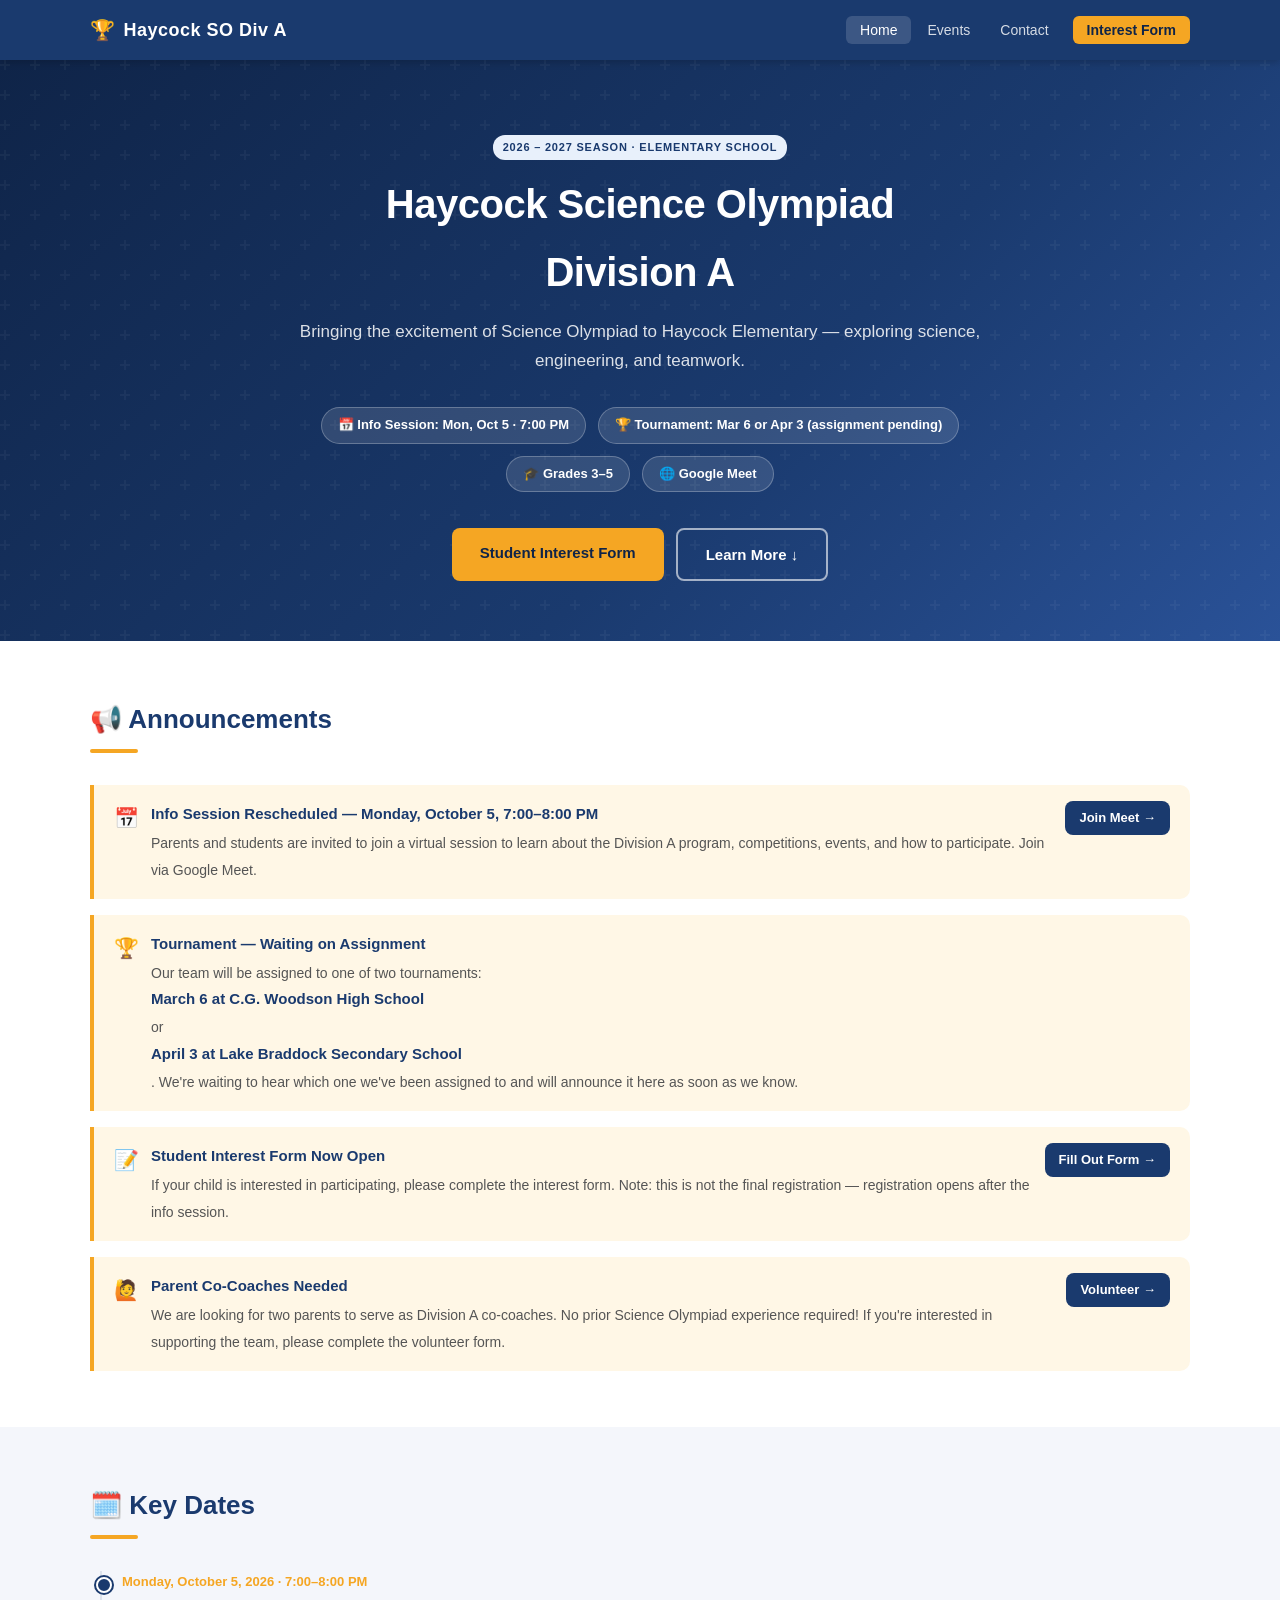
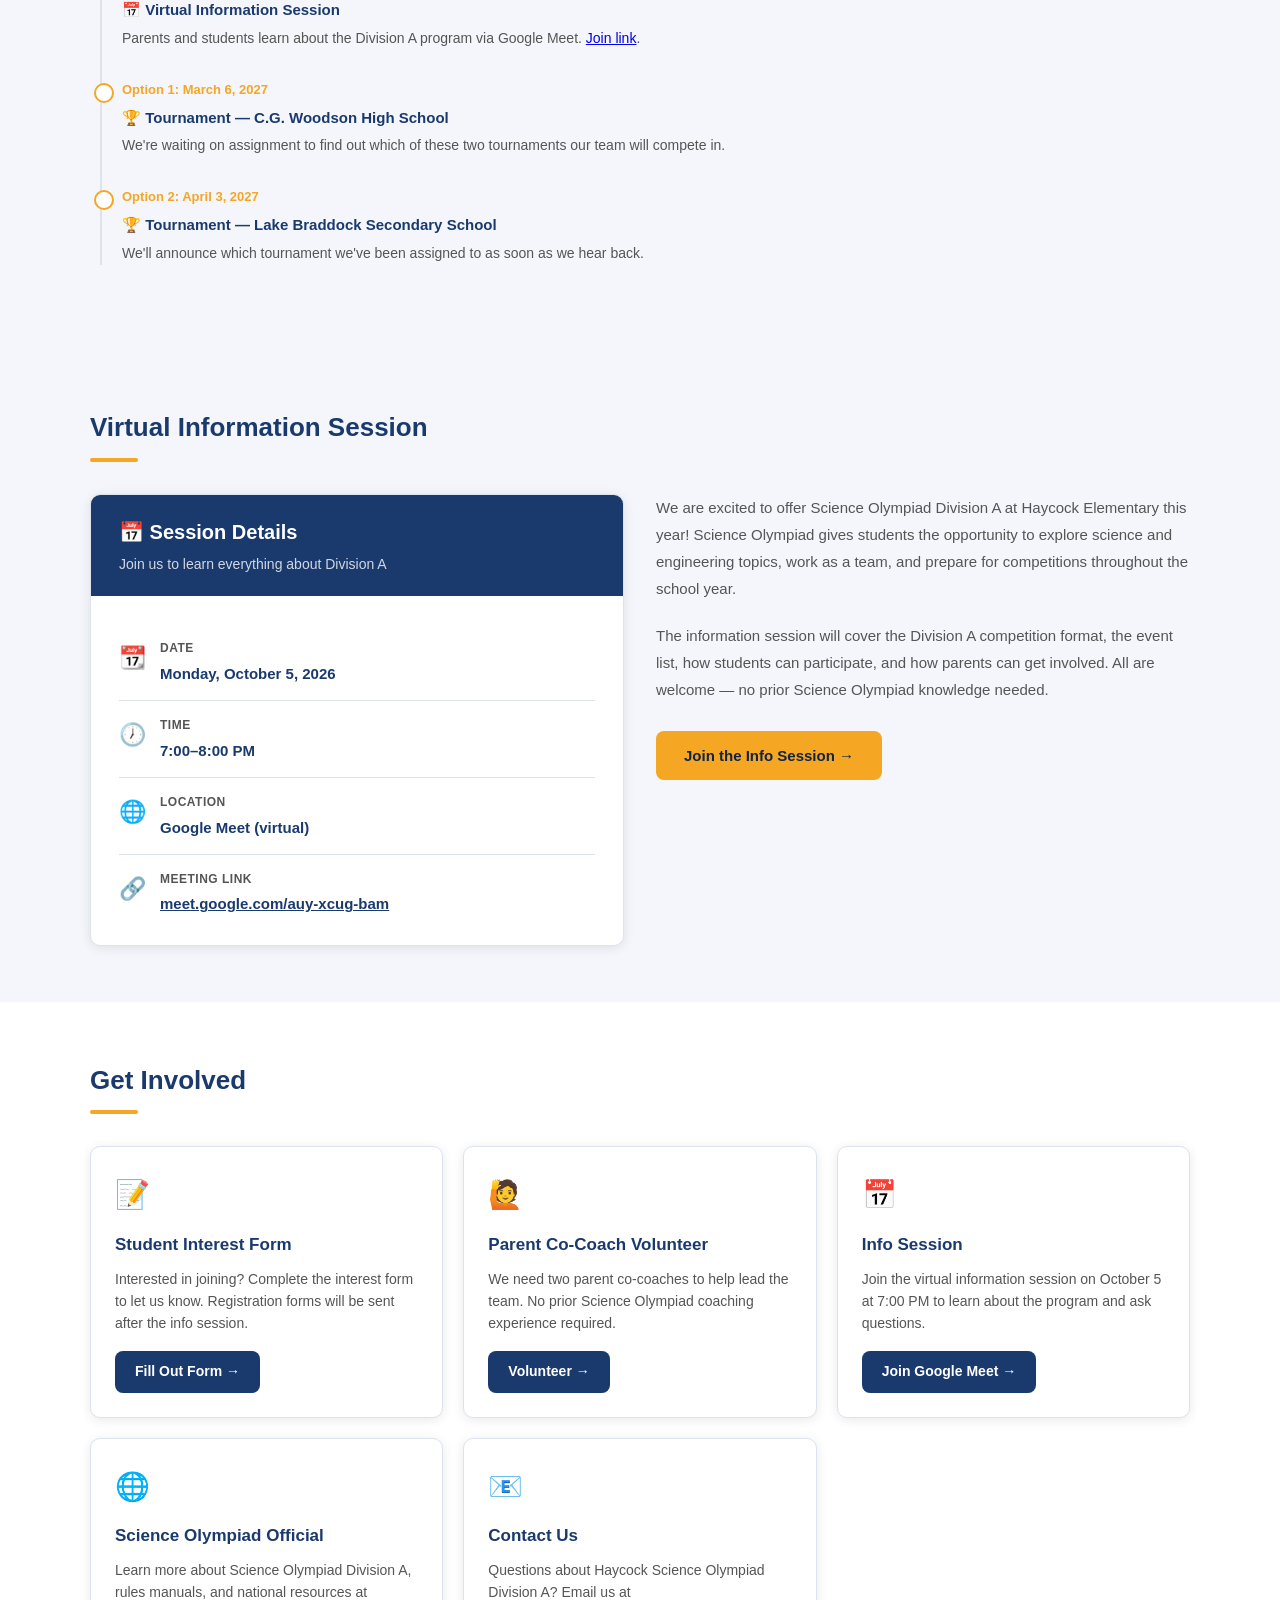
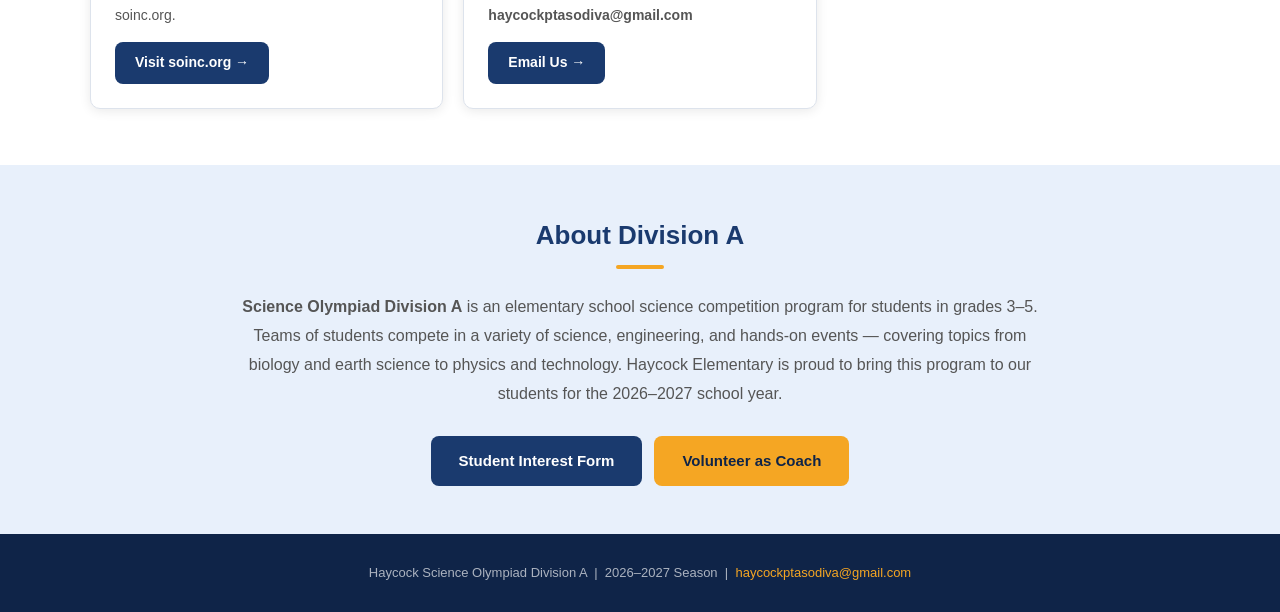
<file: index.html>
<!DOCTYPE html>
<html lang="en">
<head>
<meta charset="UTF-8">
<meta name="viewport" content="width=device-width, initial-scale=1.0">
<title>Haycock Science Olympiad Division A — 2026–2027</title>
<link rel="stylesheet" href="css/style.css">
</head>
<body>

<nav>
  <div class="nav-inner">
    <a class="nav-brand" href="index.html">
      <span class="trophy">🏆</span> Haycock SO Div A
    </a>
    <button class="nav-toggle" id="nav-toggle" aria-label="Open menu" aria-expanded="false">
      <span></span><span></span><span></span>
    </button>
    <ul class="nav-links" id="nav-links">
      <li><a href="index.html" class="active">Home</a></li>
      <li><a href="events.html">Events</a></li>
      <li><a href="contact.html">Contact</a></li>
      <li><a href="https://forms.gle/yL55BrYEWdiqhfDH6" target="_blank" rel="noopener" class="nav-cta">Interest Form</a></li>
    </ul>
  </div>
</nav>

<!-- HERO -->
<section class="hero">
  <div class="hero-content">
    <div class="tag">2026 – 2027 Season · Elementary School</div>
    <h1>Haycock Science Olympiad<br>Division A</h1>
    <p class="tagline">Bringing the excitement of Science Olympiad to Haycock Elementary — exploring science, engineering, and teamwork.</p>
    <div class="hero-badges">
      <span class="hero-badge">📅 Info Session: Mon, Oct 5 · 7:00 PM</span>
      <span class="hero-badge">🏆 Tournament: Mar 6 or Apr 3 (assignment pending)</span>
      <span class="hero-badge">🎓 Grades 3–5</span>
      <span class="hero-badge">🌐 Google Meet</span>
    </div>
    <div class="hero-btns">
      <a class="btn btn-gold" href="https://forms.gle/yL55BrYEWdiqhfDH6" target="_blank" rel="noopener">Student Interest Form</a>
      <a class="btn btn-outline" href="#key-dates">Learn More ↓</a>
    </div>
  </div>
</section>

<!-- ANNOUNCEMENTS -->
<section class="section" style="background: white; padding-bottom: 40px;">
  <div class="section-inner">
    <div class="section-title">📢 Announcements</div>
    <div class="section-divider"></div>

    <div class="announce">
      <span class="announce-icon">📅</span>
      <div class="announce-text">
        <strong>Info Session Rescheduled — Monday, October 5, 7:00–8:00 PM</strong>
        <span>Parents and students are invited to join a virtual session to learn about the Division A program, competitions, events, and how to participate. Join via Google Meet.</span>
      </div>
      <a class="btn btn-primary" href="https://meet.google.com/auy-xcug-bam" target="_blank" rel="noopener" style="display:inline-block;padding:6px 14px;font-size:13px;white-space:nowrap;margin-left:auto;">Join Meet →</a>
    </div>

    <div class="announce">
      <span class="announce-icon">🏆</span>
      <div class="announce-text">
        <strong>Tournament — Waiting on Assignment</strong>
        <span>Our team will be assigned to one of two tournaments: <strong>March 6 at C.G. Woodson High School</strong> or <strong>April 3 at Lake Braddock Secondary School</strong>. We're waiting to hear which one we've been assigned to and will announce it here as soon as we know.</span>
      </div>
    </div>

    <div class="announce">
      <span class="announce-icon">📝</span>
      <div class="announce-text">
        <strong>Student Interest Form Now Open</strong>
        <span>If your child is interested in participating, please complete the interest form. Note: this is not the final registration — registration opens after the info session.</span>
      </div>
      <a class="btn btn-primary" href="https://forms.gle/yL55BrYEWdiqhfDH6" target="_blank" rel="noopener" style="display:inline-block;padding:6px 14px;font-size:13px;white-space:nowrap;margin-left:auto;">Fill Out Form →</a>
    </div>

    <div class="announce">
      <span class="announce-icon">🙋</span>
      <div class="announce-text">
        <strong>Parent Co-Coaches Needed</strong>
        <span>We are looking for two parents to serve as Division A co-coaches. No prior Science Olympiad experience required! If you're interested in supporting the team, please complete the volunteer form.</span>
      </div>
      <a class="btn btn-primary" href="https://forms.gle/TkGbEbwGdeJaGR138" target="_blank" rel="noopener" style="display:inline-block;padding:6px 14px;font-size:13px;white-space:nowrap;margin-left:auto;">Volunteer →</a>
    </div>

  </div>
</section>

<!-- KEY DATES / CALENDAR -->
<section class="section" id="key-dates">
  <div class="section-inner">
    <div class="section-title">🗓️ Key Dates</div>
    <div class="section-divider"></div>
    <div class="timeline">

      <div class="timeline-item">
        <div class="tl-date">Monday, October 5, 2026 · 7:00–8:00 PM</div>
        <h4>📅 Virtual Information Session</h4>
        <p>Parents and students learn about the Division A program via Google Meet. <a href="https://meet.google.com/auy-xcug-bam" target="_blank" rel="noopener">Join link</a>.</p>
      </div>

      <div class="timeline-item tbd">
        <div class="tl-date">Option 1: March 6, 2027</div>
        <h4>🏆 Tournament — C.G. Woodson High School</h4>
        <p>We're waiting on assignment to find out which of these two tournaments our team will compete in.</p>
      </div>

      <div class="timeline-item tbd">
        <div class="tl-date">Option 2: April 3, 2027</div>
        <h4>🏆 Tournament — Lake Braddock Secondary School</h4>
        <p>We'll announce which tournament we've been assigned to as soon as we hear back.</p>
      </div>

    </div>
  </div>
</section>

<!-- INFO SESSION -->
<section class="section" id="info-session">
  <div class="section-inner">
    <div class="section-title">Virtual Information Session</div>
    <div class="section-divider"></div>

    <div style="display: grid; grid-template-columns: 1fr 1fr; gap: 32px; align-items: start;" class="two-col-grid">

      <div class="info-box">
        <div class="info-box-header">
          <h2>📅 Session Details</h2>
          <p>Join us to learn everything about Division A</p>
        </div>
        <div class="info-box-body">
          <div class="info-row">
            <span class="info-row-icon">📆</span>
            <div>
              <div class="info-row-label">Date</div>
              <div class="info-row-value">Monday, October 5, 2026</div>
            </div>
          </div>
          <div class="info-row">
            <span class="info-row-icon">🕖</span>
            <div>
              <div class="info-row-label">Time</div>
              <div class="info-row-value">7:00–8:00 PM</div>
            </div>
          </div>
          <div class="info-row">
            <span class="info-row-icon">🌐</span>
            <div>
              <div class="info-row-label">Location</div>
              <div class="info-row-value">Google Meet (virtual)</div>
            </div>
          </div>
          <div class="info-row">
            <span class="info-row-icon">🔗</span>
            <div>
              <div class="info-row-label">Meeting Link</div>
              <div class="info-row-value"><a href="https://meet.google.com/auy-xcug-bam" target="_blank" rel="noopener">meet.google.com/auy-xcug-bam</a></div>
            </div>
          </div>
        </div>
      </div>

      <div>
        <p style="font-size: 15px; color: var(--text-light); line-height: 1.8; margin-bottom: 20px;">
          We are excited to offer Science Olympiad Division A at Haycock Elementary this year! Science Olympiad gives students the opportunity to explore science and engineering topics, work as a team, and prepare for competitions throughout the school year.
        </p>
        <p style="font-size: 15px; color: var(--text-light); line-height: 1.8; margin-bottom: 28px;">
          The information session will cover the Division A competition format, the event list, how students can participate, and how parents can get involved. All are welcome — no prior Science Olympiad knowledge needed.
        </p>
        <a class="btn btn-gold" href="https://meet.google.com/auy-xcug-bam" target="_blank" rel="noopener">Join the Info Session →</a>
      </div>

    </div>
  </div>
</section>

<!-- QUICK LINKS -->
<section class="section" style="background: white;">
  <div class="section-inner">
    <div class="section-title">Get Involved</div>
    <div class="section-divider"></div>
    <div class="card-grid">

      <div class="card">
        <div class="card-icon">📝</div>
        <h3>Student Interest Form</h3>
        <p>Interested in joining? Complete the interest form to let us know. Registration forms will be sent after the info session.</p>
        <a class="btn btn-primary mt-16" href="https://forms.gle/yL55BrYEWdiqhfDH6" target="_blank" rel="noopener" style="display:inline-block;padding:9px 20px;font-size:14px;">Fill Out Form →</a>
      </div>

      <div class="card">
        <div class="card-icon">🙋</div>
        <h3>Parent Co-Coach Volunteer</h3>
        <p>We need two parent co-coaches to help lead the team. No prior Science Olympiad coaching experience required.</p>
        <a class="btn btn-primary mt-16" href="https://forms.gle/TkGbEbwGdeJaGR138" target="_blank" rel="noopener" style="display:inline-block;padding:9px 20px;font-size:14px;">Volunteer →</a>
      </div>

      <div class="card">
        <div class="card-icon">📅</div>
        <h3>Info Session</h3>
        <p>Join the virtual information session on October 5 at 7:00 PM to learn about the program and ask questions.</p>
        <a class="btn btn-primary mt-16" href="https://meet.google.com/auy-xcug-bam" target="_blank" rel="noopener" style="display:inline-block;padding:9px 20px;font-size:14px;">Join Google Meet →</a>
      </div>

      <div class="card">
        <div class="card-icon">🌐</div>
        <h3>Science Olympiad Official</h3>
        <p>Learn more about Science Olympiad Division A, rules manuals, and national resources at soinc.org.</p>
        <a class="btn btn-primary mt-16" href="https://www.soinc.org" target="_blank" rel="noopener" style="display:inline-block;padding:9px 20px;font-size:14px;">Visit soinc.org →</a>
      </div>

      <div class="card">
        <div class="card-icon">📧</div>
        <h3>Contact Us</h3>
        <p>Questions about Haycock Science Olympiad Division A? Email us at <strong>haycockptasodiva@gmail.com</strong></p>
        <a class="btn btn-primary mt-16" href="mailto:haycockptasodiva@gmail.com" style="display:inline-block;padding:9px 20px;font-size:14px;">Email Us →</a>
      </div>

    </div>
  </div>
</section>

<!-- ABOUT -->
<section class="section" style="background: var(--accent); padding: 48px 24px;">
  <div class="section-inner" style="max-width: 800px; text-align: center;">
    <div class="section-title" style="text-align: center;">About Division A</div>
    <div class="section-divider" style="margin: 0 auto 24px;"></div>
    <p style="font-size: 16px; color: var(--text-light); line-height: 1.8;">
      <strong>Science Olympiad Division A</strong> is an elementary school science competition program for students in grades 3–5.
      Teams of students compete in a variety of science, engineering, and hands-on events — covering topics from biology and earth science to physics and technology.
      Haycock Elementary is proud to bring this program to our students for the 2026–2027 school year.
    </p>
    <div style="margin-top: 28px; display: flex; gap: 12px; justify-content: center; flex-wrap: wrap;">
      <a class="btn btn-primary" href="https://forms.gle/yL55BrYEWdiqhfDH6" target="_blank" rel="noopener">Student Interest Form</a>
      <a class="btn btn-gold" href="https://forms.gle/TkGbEbwGdeJaGR138" target="_blank" rel="noopener">Volunteer as Coach</a>
    </div>
  </div>
</section>

<footer>
  <p>Haycock Science Olympiad Division A &nbsp;|&nbsp; 2026–2027 Season &nbsp;|&nbsp;
  <a href="mailto:haycockptasodiva@gmail.com">haycockptasodiva@gmail.com</a></p>
</footer>

<script src="js/nav.js"></script>
</body>
</html>
</file>
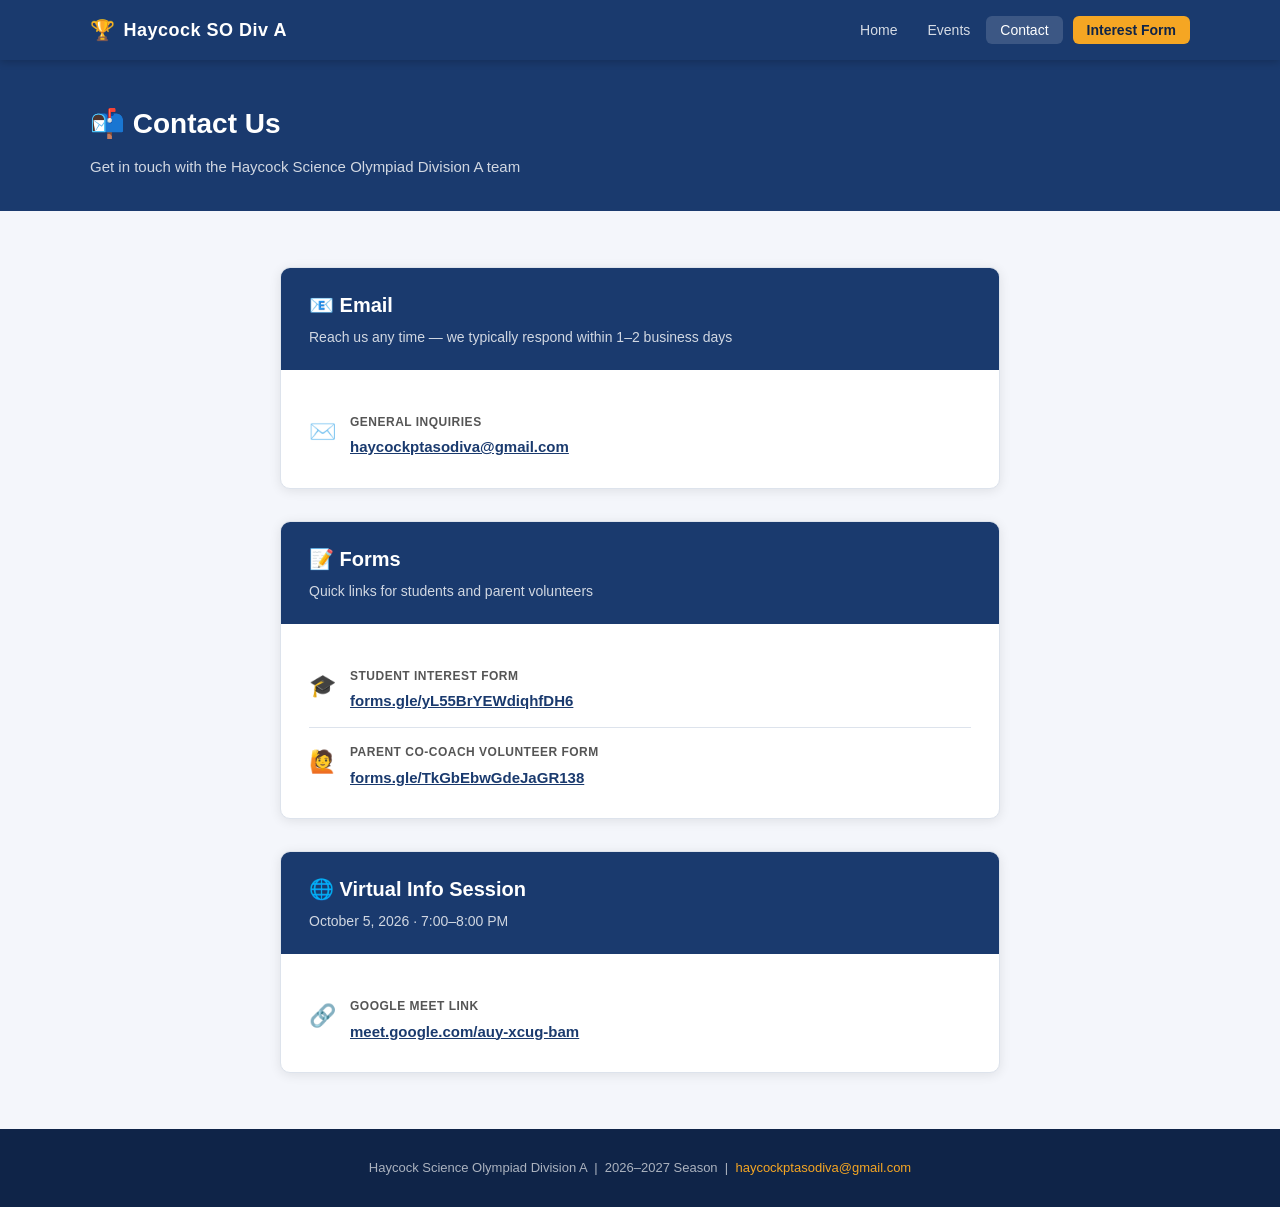
<file: contact.html>
<!DOCTYPE html>
<html lang="en">
<head>
<meta charset="UTF-8">
<meta name="viewport" content="width=device-width, initial-scale=1.0">
<title>Contact | Haycock Science Olympiad Division A</title>
<link rel="stylesheet" href="css/style.css">
</head>
<body>

<nav>
  <div class="nav-inner">
    <a class="nav-brand" href="index.html">
      <span class="trophy">🏆</span> Haycock SO Div A
    </a>
    <button class="nav-toggle" id="nav-toggle" aria-label="Open menu" aria-expanded="false">
      <span></span><span></span><span></span>
    </button>
    <ul class="nav-links" id="nav-links">
      <li><a href="index.html">Home</a></li>
      <li><a href="events.html">Events</a></li>
      <li><a href="contact.html" class="active">Contact</a></li>
      <li><a href="https://forms.gle/yL55BrYEWdiqhfDH6" target="_blank" rel="noopener" class="nav-cta">Interest Form</a></li>
    </ul>
  </div>
</nav>

<div class="page-header">
  <div class="page-header-inner">
    <h1>📬 Contact Us</h1>
    <p>Get in touch with the Haycock Science Olympiad Division A team</p>
  </div>
</div>

<section class="section">
  <div class="section-inner" style="max-width: 720px;">

    <div class="info-box" style="margin-bottom: 32px;">
      <div class="info-box-header">
        <h2>📧 Email</h2>
        <p>Reach us any time — we typically respond within 1–2 business days</p>
      </div>
      <div class="info-box-body">
        <div class="info-row">
          <span class="info-row-icon">✉️</span>
          <div>
            <div class="info-row-label">General Inquiries</div>
            <div class="info-row-value"><a href="mailto:haycockptasodiva@gmail.com">haycockptasodiva@gmail.com</a></div>
          </div>
        </div>
      </div>
    </div>

    <div class="info-box" style="margin-bottom: 32px;">
      <div class="info-box-header">
        <h2>📝 Forms</h2>
        <p>Quick links for students and parent volunteers</p>
      </div>
      <div class="info-box-body">
        <div class="info-row">
          <span class="info-row-icon">🎓</span>
          <div>
            <div class="info-row-label">Student Interest Form</div>
            <div class="info-row-value"><a href="https://forms.gle/yL55BrYEWdiqhfDH6" target="_blank" rel="noopener">forms.gle/yL55BrYEWdiqhfDH6</a></div>
          </div>
        </div>
        <div class="info-row">
          <span class="info-row-icon">🙋</span>
          <div>
            <div class="info-row-label">Parent Co-Coach Volunteer Form</div>
            <div class="info-row-value"><a href="https://forms.gle/TkGbEbwGdeJaGR138" target="_blank" rel="noopener">forms.gle/TkGbEbwGdeJaGR138</a></div>
          </div>
        </div>
      </div>
    </div>

    <div class="info-box">
      <div class="info-box-header">
        <h2>🌐 Virtual Info Session</h2>
        <p>October 5, 2026 · 7:00–8:00 PM</p>
      </div>
      <div class="info-box-body">
        <div class="info-row">
          <span class="info-row-icon">🔗</span>
          <div>
            <div class="info-row-label">Google Meet Link</div>
            <div class="info-row-value"><a href="https://meet.google.com/auy-xcug-bam" target="_blank" rel="noopener">meet.google.com/auy-xcug-bam</a></div>
          </div>
        </div>
      </div>
    </div>

  </div>
</section>

<footer>
  <p>Haycock Science Olympiad Division A &nbsp;|&nbsp; 2026–2027 Season &nbsp;|&nbsp;
  <a href="mailto:haycockptasodiva@gmail.com">haycockptasodiva@gmail.com</a></p>
</footer>

<script src="js/nav.js"></script>
</body>
</html>
</file>
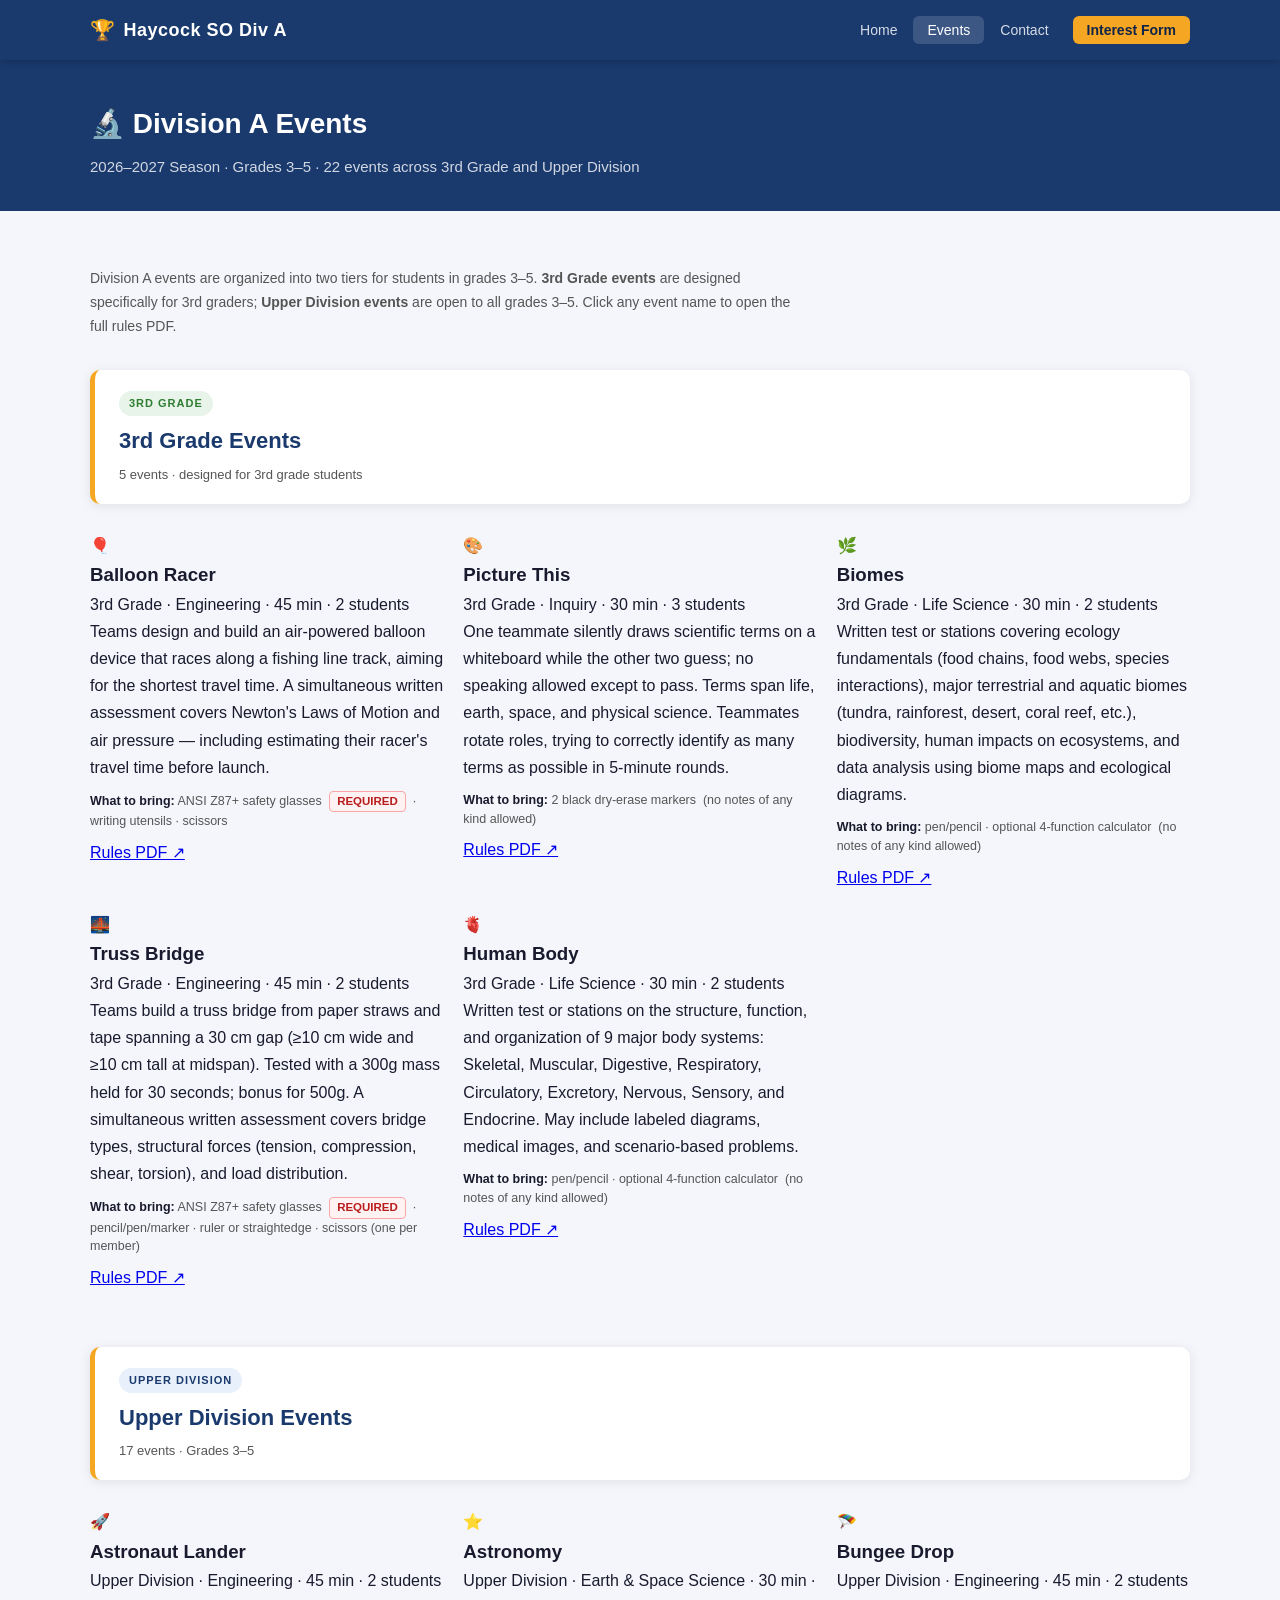
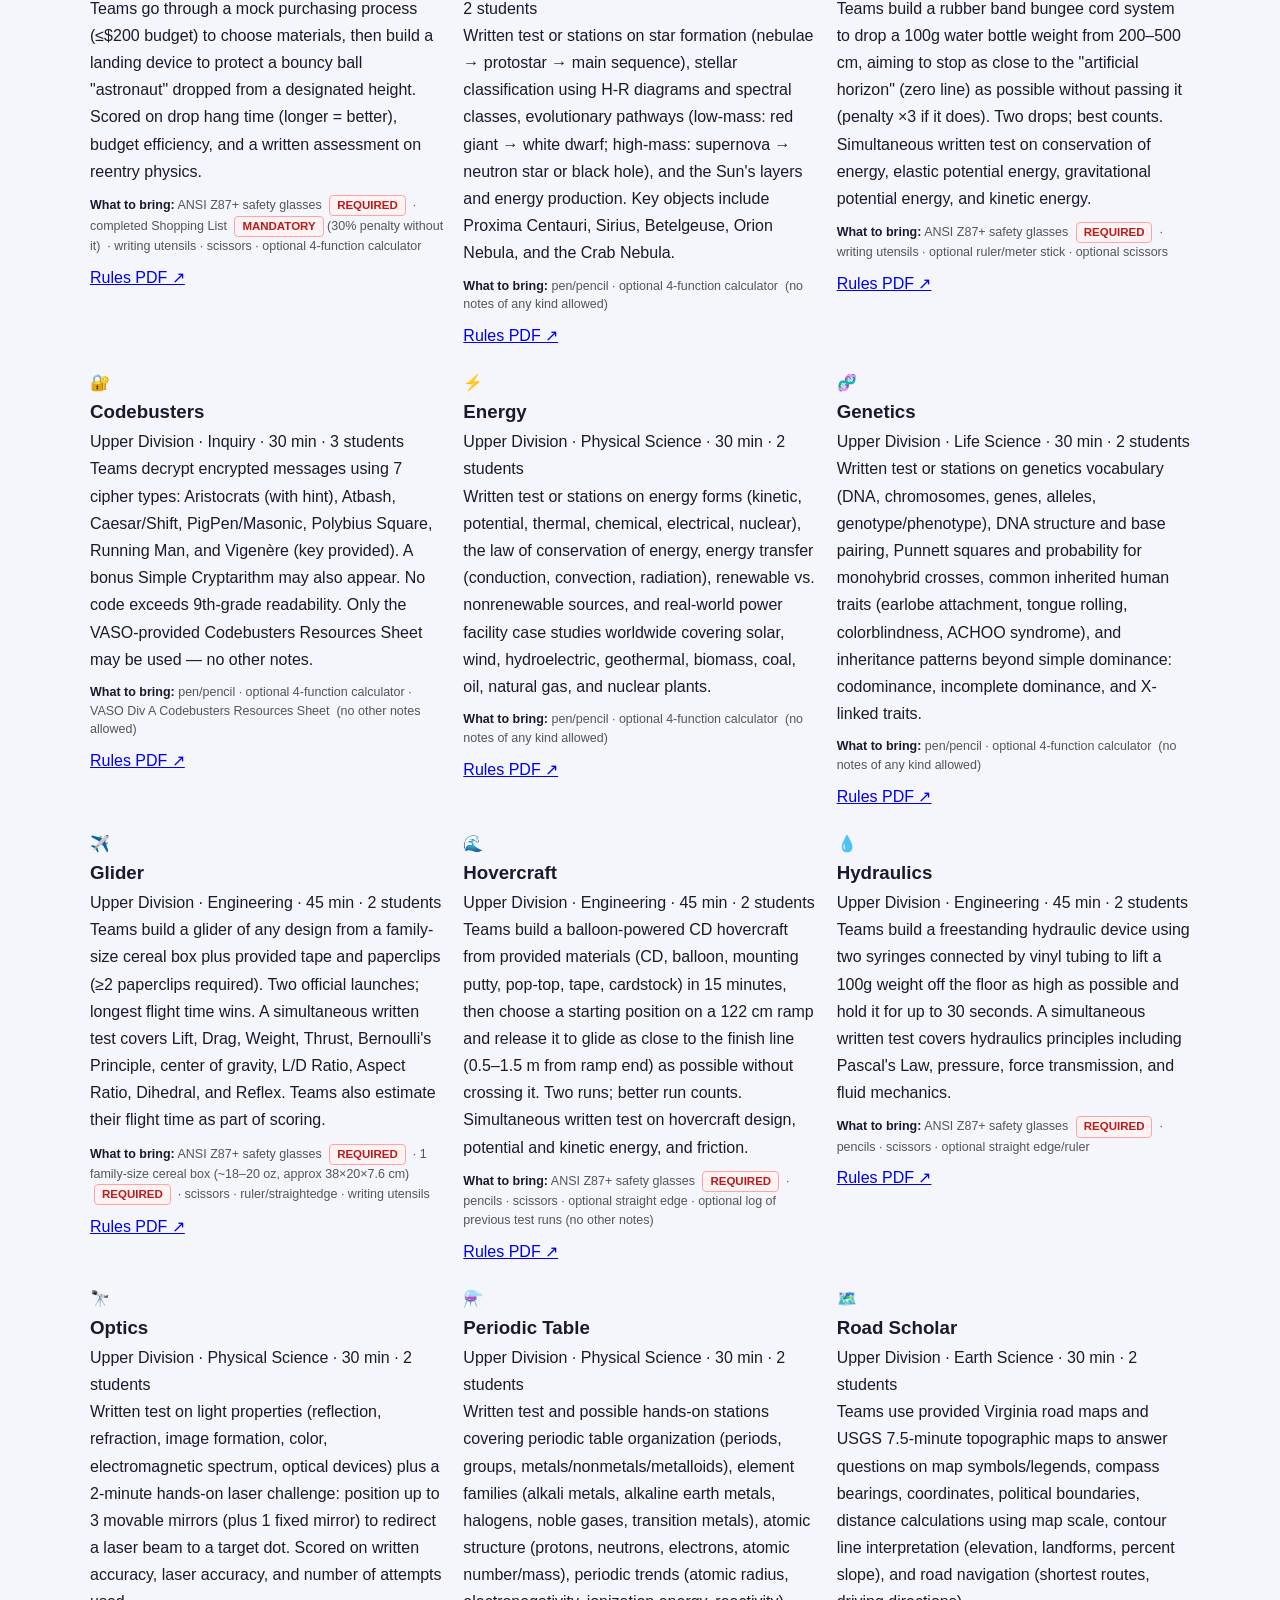
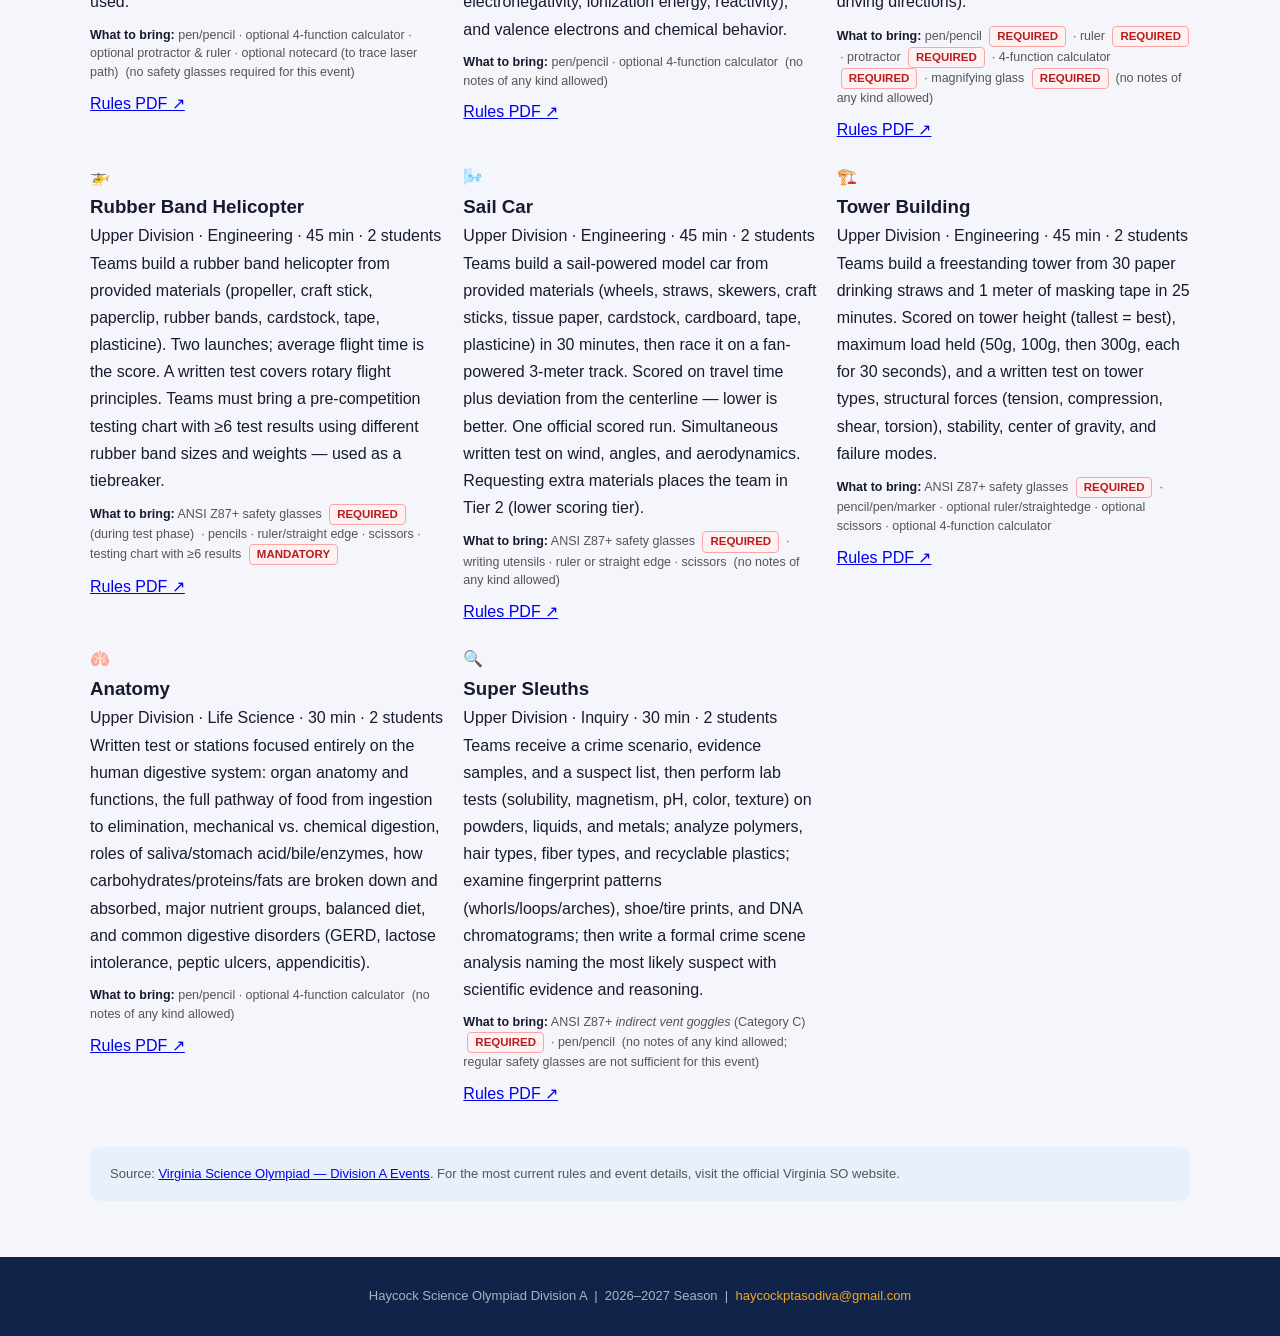
<file: events.html>
<!DOCTYPE html>
<html lang="en">
<head>
<meta charset="UTF-8">
<meta name="viewport" content="width=device-width, initial-scale=1.0">
<title>Events | Haycock Science Olympiad Division A</title>
<link rel="stylesheet" href="css/style.css">
<style>
  .bring-row {
    font-size: 12.5px;
    color: var(--text-light);
    margin: 10px 0 8px;
    line-height: 1.5;
  }
  .bring-row strong { color: var(--text); }
  .cat-section-header {
    border-left: 5px solid var(--gold);
    padding: 18px 24px;
    background: white;
    border-radius: var(--radius);
    box-shadow: var(--shadow);
    margin-bottom: 28px;
  }
  .cat-section-badge {
    display: inline-block;
    font-size: 11px;
    font-weight: 700;
    text-transform: uppercase;
    letter-spacing: 1px;
    padding: 3px 10px;
    border-radius: 20px;
    margin-bottom: 6px;
  }
  .cat-section-title {
    font-size: 22px;
    font-weight: 800;
    color: var(--primary);
    margin: 0 0 4px;
  }
  .cat-section-sub {
    font-size: 13px;
    color: var(--text-light);
    margin: 0;
  }
  .bring-warn {
    display: inline-block;
    font-size: 11.5px;
    font-weight: 600;
    color: #b91c1c;
    background: #fef2f2;
    border: 1px solid #fca5a5;
    border-radius: 4px;
    padding: 1px 7px;
    margin-left: 4px;
  }
</style>
</head>
<body>

<nav>
  <div class="nav-inner">
    <a class="nav-brand" href="index.html">
      <span class="trophy">🏆</span> Haycock SO Div A
    </a>
    <button class="nav-toggle" id="nav-toggle" aria-label="Open menu" aria-expanded="false">
      <span></span><span></span><span></span>
    </button>
    <ul class="nav-links" id="nav-links">
      <li><a href="index.html">Home</a></li>
      <li><a href="events.html" class="active">Events</a></li>
      <li><a href="contact.html">Contact</a></li>
      <li><a href="https://forms.gle/yL55BrYEWdiqhfDH6" target="_blank" rel="noopener" class="nav-cta">Interest Form</a></li>
    </ul>
  </div>
</nav>

<div class="page-header">
  <div class="page-header-inner">
    <h1>🔬 Division A Events</h1>
    <p>2026–2027 Season &middot; Grades 3–5 &middot; 22 events across 3rd Grade and Upper Division</p>
  </div>
</div>

<section class="section">
  <div class="section-inner">

    <p style="font-size: 14px; color: var(--text-light); margin-bottom: 32px; max-width: 720px;">
      Division A events are organized into two tiers for students in grades 3–5. <strong>3rd Grade events</strong> are designed specifically for 3rd graders; <strong>Upper Division events</strong> are open to all grades 3–5. Click any event name to open the full rules PDF.
    </p>

    <!-- ── 3RD GRADE EVENTS ── -->
    <div class="cat-section-header">
      <div class="cat-section-badge" style="background: #e8f4ea; color: #2e7d32;">3rd Grade</div>
      <h2 class="cat-section-title">3rd Grade Events</h2>
      <p class="cat-section-sub">5 events · designed for 3rd grade students</p>
    </div>
    <div class="card-grid">

      <div class="event-card">
        <div class="event-card-header">
          <span class="event-icon">🎈</span>
          <div>
            <h3><a href="https://www.virginiaso.org/events-a/3rd-grade%3A-balloon-car" target="_blank" rel="noopener" style="color:inherit;text-decoration:none;">Balloon Racer</a></h3>
            <div class="event-cat">3rd Grade &middot; Engineering &middot; 45 min &middot; 2 students</div>
          </div>
        </div>
        <div class="event-card-body">
          <p>Teams design and build an air-powered balloon device that races along a fishing line track, aiming for the shortest travel time. A simultaneous written assessment covers Newton's Laws of Motion and air pressure — including estimating their racer's travel time before launch.</p>
          <div class="bring-row"><strong>What to bring:</strong> ANSI Z87+ safety glasses <span class="bring-warn">REQUIRED</span> &nbsp;· writing utensils · scissors</div>
          <div class="event-links">
            <a class="event-link" href="pdfs/Balloon_Racer.pdf" target="_blank" rel="noopener">Rules PDF ↗</a>
          </div>
        </div>
      </div>

      <div class="event-card">
        <div class="event-card-header">
          <span class="event-icon">🎨</span>
          <div>
            <h3><a href="https://www.virginiaso.org/events-a/3rd-grade%3A-picture-this" target="_blank" rel="noopener" style="color:inherit;text-decoration:none;">Picture This</a></h3>
            <div class="event-cat">3rd Grade &middot; Inquiry &middot; 30 min &middot; 3 students</div>
          </div>
        </div>
        <div class="event-card-body">
          <p>One teammate silently draws scientific terms on a whiteboard while the other two guess; no speaking allowed except to pass. Terms span life, earth, space, and physical science. Teammates rotate roles, trying to correctly identify as many terms as possible in 5-minute rounds.</p>
          <div class="bring-row"><strong>What to bring:</strong> 2 black dry-erase markers &nbsp;(no notes of any kind allowed)</div>
          <div class="event-links">
            <a class="event-link" href="pdfs/Picture_This.pdf" target="_blank" rel="noopener">Rules PDF ↗</a>
          </div>
        </div>
      </div>

      <div class="event-card">
        <div class="event-card-header">
          <span class="event-icon">🌿</span>
          <div>
            <h3><a href="https://www.virginiaso.org/events-a/3rd-grade%3A-bridge-building" target="_blank" rel="noopener" style="color:inherit;text-decoration:none;">Biomes</a></h3>
            <div class="event-cat">3rd Grade &middot; Life Science &middot; 30 min &middot; 2 students</div>
          </div>
        </div>
        <div class="event-card-body">
          <p>Written test or stations covering ecology fundamentals (food chains, food webs, species interactions), major terrestrial and aquatic biomes (tundra, rainforest, desert, coral reef, etc.), biodiversity, human impacts on ecosystems, and data analysis using biome maps and ecological diagrams.</p>
          <div class="bring-row"><strong>What to bring:</strong> pen/pencil · optional 4-function calculator &nbsp;(no notes of any kind allowed)</div>
          <div class="event-links">
            <a class="event-link" href="pdfs/Biomes.pdf" target="_blank" rel="noopener">Rules PDF ↗</a>
          </div>
        </div>
      </div>

      <div class="event-card">
        <div class="event-card-header">
          <span class="event-icon">🌉</span>
          <div>
            <h3><a href="https://www.virginiaso.org/events-a/3rd-grade%3A-storm-the-castle" target="_blank" rel="noopener" style="color:inherit;text-decoration:none;">Truss Bridge</a></h3>
            <div class="event-cat">3rd Grade &middot; Engineering &middot; 45 min &middot; 2 students</div>
          </div>
        </div>
        <div class="event-card-body">
          <p>Teams build a truss bridge from paper straws and tape spanning a 30 cm gap (≥10 cm wide and ≥10 cm tall at midspan). Tested with a 300g mass held for 30 seconds; bonus for 500g. A simultaneous written assessment covers bridge types, structural forces (tension, compression, shear, torsion), and load distribution.</p>
          <div class="bring-row"><strong>What to bring:</strong> ANSI Z87+ safety glasses <span class="bring-warn">REQUIRED</span> &nbsp;· pencil/pen/marker · ruler or straightedge · scissors (one per member)</div>
          <div class="event-links">
            <a class="event-link" href="pdfs/Truss_Bridge.pdf" target="_blank" rel="noopener">Rules PDF ↗</a>
          </div>
        </div>
      </div>

      <div class="event-card">
        <div class="event-card-header">
          <span class="event-icon">🫀</span>
          <div>
            <h3><a href="https://www.virginiaso.org/events-a/3rd-grade%3A-fossils" target="_blank" rel="noopener" style="color:inherit;text-decoration:none;">Human Body</a></h3>
            <div class="event-cat">3rd Grade &middot; Life Science &middot; 30 min &middot; 2 students</div>
          </div>
        </div>
        <div class="event-card-body">
          <p>Written test or stations on the structure, function, and organization of 9 major body systems: Skeletal, Muscular, Digestive, Respiratory, Circulatory, Excretory, Nervous, Sensory, and Endocrine. May include labeled diagrams, medical images, and scenario-based problems.</p>
          <div class="bring-row"><strong>What to bring:</strong> pen/pencil · optional 4-function calculator &nbsp;(no notes of any kind allowed)</div>
          <div class="event-links">
            <a class="event-link" href="pdfs/Human_Body.pdf" target="_blank" rel="noopener">Rules PDF ↗</a>
          </div>
        </div>
      </div>

    </div><!-- end 3rd grade grid -->

    <!-- ── UPPER DIVISION EVENTS ── -->
    <div class="cat-section-header" style="margin-top: 56px;">
      <div class="cat-section-badge" style="background: #e8f0fb; color: #1a3a6e;">Upper Division</div>
      <h2 class="cat-section-title">Upper Division Events</h2>
      <p class="cat-section-sub">17 events · Grades 3–5</p>
    </div>
    <div class="card-grid">

      <div class="event-card">
        <div class="event-card-header">
          <span class="event-icon">🚀</span>
          <div>
            <h3><a href="https://www.virginiaso.org/events-a/build-a-barge" target="_blank" rel="noopener" style="color:inherit;text-decoration:none;">Astronaut Lander</a></h3>
            <div class="event-cat">Upper Division &middot; Engineering &middot; 45 min &middot; 2 students</div>
          </div>
        </div>
        <div class="event-card-body">
          <p>Teams go through a mock purchasing process (≤$200 budget) to choose materials, then build a landing device to protect a bouncy ball "astronaut" dropped from a designated height. Scored on drop hang time (longer = better), budget efficiency, and a written assessment on reentry physics.</p>
          <div class="bring-row"><strong>What to bring:</strong> ANSI Z87+ safety glasses <span class="bring-warn">REQUIRED</span> &nbsp;· completed Shopping List <span class="bring-warn">MANDATORY</span> (30% penalty without it) &nbsp;· writing utensils · scissors · optional 4-function calculator</div>
          <div class="event-links">
            <a class="event-link" href="pdfs/Astronaut_Lander.pdf" target="_blank" rel="noopener">Rules PDF ↗</a>
          </div>
        </div>
      </div>

      <div class="event-card">
        <div class="event-card-header">
          <span class="event-icon">⭐</span>
          <div>
            <h3><a href="https://www.virginiaso.org/events-a/astronomy" target="_blank" rel="noopener" style="color:inherit;text-decoration:none;">Astronomy</a></h3>
            <div class="event-cat">Upper Division &middot; Earth &amp; Space Science &middot; 30 min &middot; 2 students</div>
          </div>
        </div>
        <div class="event-card-body">
          <p>Written test or stations on star formation (nebulae → protostar → main sequence), stellar classification using H-R diagrams and spectral classes, evolutionary pathways (low-mass: red giant → white dwarf; high-mass: supernova → neutron star or black hole), and the Sun's layers and energy production. Key objects include Proxima Centauri, Sirius, Betelgeuse, Orion Nebula, and the Crab Nebula.</p>
          <div class="bring-row"><strong>What to bring:</strong> pen/pencil · optional 4-function calculator &nbsp;(no notes of any kind allowed)</div>
          <div class="event-links">
            <a class="event-link" href="pdfs/Astronomy.pdf" target="_blank" rel="noopener">Rules PDF ↗</a>
          </div>
        </div>
      </div>

      <div class="event-card">
        <div class="event-card-header">
          <span class="event-icon">🪂</span>
          <div>
            <h3><a href="https://www.virginiaso.org/events-a/origami-glider-relay" target="_blank" rel="noopener" style="color:inherit;text-decoration:none;">Bungee Drop</a></h3>
            <div class="event-cat">Upper Division &middot; Engineering &middot; 45 min &middot; 2 students</div>
          </div>
        </div>
        <div class="event-card-body">
          <p>Teams build a rubber band bungee cord system to drop a 100g water bottle weight from 200–500 cm, aiming to stop as close to the "artificial horizon" (zero line) as possible without passing it (penalty ×3 if it does). Two drops; best counts. Simultaneous written test on conservation of energy, elastic potential energy, gravitational potential energy, and kinetic energy.</p>
          <div class="bring-row"><strong>What to bring:</strong> ANSI Z87+ safety glasses <span class="bring-warn">REQUIRED</span> &nbsp;· writing utensils · optional ruler/meter stick · optional scissors</div>
          <div class="event-links">
            <a class="event-link" href="pdfs/Bungee_Drop.pdf" target="_blank" rel="noopener">Rules PDF ↗</a>
          </div>
        </div>
      </div>

      <div class="event-card">
        <div class="event-card-header">
          <span class="event-icon">🔐</span>
          <div>
            <h3><a href="https://www.virginiaso.org/events-a/cell-structures" target="_blank" rel="noopener" style="color:inherit;text-decoration:none;">Codebusters</a></h3>
            <div class="event-cat">Upper Division &middot; Inquiry &middot; 30 min &middot; 3 students</div>
          </div>
        </div>
        <div class="event-card-body">
          <p>Teams decrypt encrypted messages using 7 cipher types: Aristocrats (with hint), Atbash, Caesar/Shift, PigPen/Masonic, Polybius Square, Running Man, and Vigenère (key provided). A bonus Simple Cryptarithm may also appear. No code exceeds 9th-grade readability. Only the VASO-provided Codebusters Resources Sheet may be used — no other notes.</p>
          <div class="bring-row"><strong>What to bring:</strong> pen/pencil · optional 4-function calculator · VASO Div A Codebusters Resources Sheet &nbsp;(no other notes allowed)</div>
          <div class="event-links">
            <a class="event-link" href="pdfs/Codebusters.pdf" target="_blank" rel="noopener">Rules PDF ↗</a>
          </div>
        </div>
      </div>

      <div class="event-card">
        <div class="event-card-header">
          <span class="event-icon">⚡</span>
          <div>
            <h3><a href="https://www.virginiaso.org/events-a/forces" target="_blank" rel="noopener" style="color:inherit;text-decoration:none;">Energy</a></h3>
            <div class="event-cat">Upper Division &middot; Physical Science &middot; 30 min &middot; 2 students</div>
          </div>
        </div>
        <div class="event-card-body">
          <p>Written test or stations on energy forms (kinetic, potential, thermal, chemical, electrical, nuclear), the law of conservation of energy, energy transfer (conduction, convection, radiation), renewable vs. nonrenewable sources, and real-world power facility case studies worldwide covering solar, wind, hydroelectric, geothermal, biomass, coal, oil, natural gas, and nuclear plants.</p>
          <div class="bring-row"><strong>What to bring:</strong> pen/pencil · optional 4-function calculator &nbsp;(no notes of any kind allowed)</div>
          <div class="event-links">
            <a class="event-link" href="pdfs/Energy.pdf" target="_blank" rel="noopener">Rules PDF ↗</a>
          </div>
        </div>
      </div>

      <div class="event-card">
        <div class="event-card-header">
          <span class="event-icon">🧬</span>
          <div>
            <h3><a href="https://www.virginiaso.org/events-a/forestry" target="_blank" rel="noopener" style="color:inherit;text-decoration:none;">Genetics</a></h3>
            <div class="event-cat">Upper Division &middot; Life Science &middot; 30 min &middot; 2 students</div>
          </div>
        </div>
        <div class="event-card-body">
          <p>Written test or stations on genetics vocabulary (DNA, chromosomes, genes, alleles, genotype/phenotype), DNA structure and base pairing, Punnett squares and probability for monohybrid crosses, common inherited human traits (earlobe attachment, tongue rolling, colorblindness, ACHOO syndrome), and inheritance patterns beyond simple dominance: codominance, incomplete dominance, and X-linked traits.</p>
          <div class="bring-row"><strong>What to bring:</strong> pen/pencil · optional 4-function calculator &nbsp;(no notes of any kind allowed)</div>
          <div class="event-links">
            <a class="event-link" href="pdfs/Genetics.pdf" target="_blank" rel="noopener">Rules PDF ↗</a>
          </div>
        </div>
      </div>

      <div class="event-card">
        <div class="event-card-header">
          <span class="event-icon">✈️</span>
          <div>
            <h3><a href="https://www.virginiaso.org/events-a/hydraulics" target="_blank" rel="noopener" style="color:inherit;text-decoration:none;">Glider</a></h3>
            <div class="event-cat">Upper Division &middot; Engineering &middot; 45 min &middot; 2 students</div>
          </div>
        </div>
        <div class="event-card-body">
          <p>Teams build a glider of any design from a family-size cereal box plus provided tape and paperclips (≥2 paperclips required). Two official launches; longest flight time wins. A simultaneous written test covers Lift, Drag, Weight, Thrust, Bernoulli's Principle, center of gravity, L/D Ratio, Aspect Ratio, Dihedral, and Reflex. Teams also estimate their flight time as part of scoring.</p>
          <div class="bring-row"><strong>What to bring:</strong> ANSI Z87+ safety glasses <span class="bring-warn">REQUIRED</span> &nbsp;· 1 family-size cereal box (~18–20 oz, approx 38×20×7.6 cm) <span class="bring-warn">REQUIRED</span> &nbsp;· scissors · ruler/straightedge · writing utensils</div>
          <div class="event-links">
            <a class="event-link" href="pdfs/Glider.pdf" target="_blank" rel="noopener">Rules PDF ↗</a>
          </div>
        </div>
      </div>

      <div class="event-card">
        <div class="event-card-header">
          <span class="event-icon">🌊</span>
          <div>
            <h3><a href="https://www.virginiaso.org/events-a/tower-building" target="_blank" rel="noopener" style="color:inherit;text-decoration:none;">Hovercraft</a></h3>
            <div class="event-cat">Upper Division &middot; Engineering &middot; 45 min &middot; 2 students</div>
          </div>
        </div>
        <div class="event-card-body">
          <p>Teams build a balloon-powered CD hovercraft from provided materials (CD, balloon, mounting putty, pop-top, tape, cardstock) in 15 minutes, then choose a starting position on a 122 cm ramp and release it to glide as close to the finish line (0.5–1.5 m from ramp end) as possible without crossing it. Two runs; better run counts. Simultaneous written test on hovercraft design, potential and kinetic energy, and friction.</p>
          <div class="bring-row"><strong>What to bring:</strong> ANSI Z87+ safety glasses <span class="bring-warn">REQUIRED</span> &nbsp;· pencils · scissors · optional straight edge · optional log of previous test runs (no other notes)</div>
          <div class="event-links">
            <a class="event-link" href="pdfs/Hovercraft.pdf" target="_blank" rel="noopener">Rules PDF ↗</a>
          </div>
        </div>
      </div>

      <div class="event-card">
        <div class="event-card-header">
          <span class="event-icon">💧</span>
          <div>
            <h3><a href="https://www.virginiaso.org/events-a/ping-pong-parachute" target="_blank" rel="noopener" style="color:inherit;text-decoration:none;">Hydraulics</a></h3>
            <div class="event-cat">Upper Division &middot; Engineering &middot; 45 min &middot; 2 students</div>
          </div>
        </div>
        <div class="event-card-body">
          <p>Teams build a freestanding hydraulic device using two syringes connected by vinyl tubing to lift a 100g weight off the floor as high as possible and hold it for up to 30 seconds. A simultaneous written test covers hydraulics principles including Pascal's Law, pressure, force transmission, and fluid mechanics.</p>
          <div class="bring-row"><strong>What to bring:</strong> ANSI Z87+ safety glasses <span class="bring-warn">REQUIRED</span> &nbsp;· pencils · scissors · optional straight edge/ruler</div>
          <div class="event-links">
            <a class="event-link" href="pdfs/Hydraulics.pdf" target="_blank" rel="noopener">Rules PDF ↗</a>
          </div>
        </div>
      </div>

      <div class="event-card">
        <div class="event-card-header">
          <span class="event-icon">🔭</span>
          <div>
            <h3><a href="https://www.virginiaso.org/events-a/metric-mastery" target="_blank" rel="noopener" style="color:inherit;text-decoration:none;">Optics</a></h3>
            <div class="event-cat">Upper Division &middot; Physical Science &middot; 30 min &middot; 2 students</div>
          </div>
        </div>
        <div class="event-card-body">
          <p>Written test on light properties (reflection, refraction, image formation, color, electromagnetic spectrum, optical devices) plus a 2-minute hands-on laser challenge: position up to 3 movable mirrors (plus 1 fixed mirror) to redirect a laser beam to a target dot. Scored on written accuracy, laser accuracy, and number of attempts used.</p>
          <div class="bring-row"><strong>What to bring:</strong> pen/pencil · optional 4-function calculator · optional protractor &amp; ruler · optional notecard (to trace laser path) &nbsp;(no safety glasses required for this event)</div>
          <div class="event-links">
            <a class="event-link" href="pdfs/Optics.pdf" target="_blank" rel="noopener">Rules PDF ↗</a>
          </div>
        </div>
      </div>

      <div class="event-card">
        <div class="event-card-header">
          <span class="event-icon">⚗️</span>
          <div>
            <h3><a href="https://www.virginiaso.org/events-a/optics" target="_blank" rel="noopener" style="color:inherit;text-decoration:none;">Periodic Table</a></h3>
            <div class="event-cat">Upper Division &middot; Physical Science &middot; 30 min &middot; 2 students</div>
          </div>
        </div>
        <div class="event-card-body">
          <p>Written test and possible hands-on stations covering periodic table organization (periods, groups, metals/nonmetals/metalloids), element families (alkali metals, alkaline earth metals, halogens, noble gases, transition metals), atomic structure (protons, neutrons, electrons, atomic number/mass), periodic trends (atomic radius, electronegativity, ionization energy, reactivity), and valence electrons and chemical behavior.</p>
          <div class="bring-row"><strong>What to bring:</strong> pen/pencil · optional 4-function calculator &nbsp;(no notes of any kind allowed)</div>
          <div class="event-links">
            <a class="event-link" href="pdfs/Periodic_Table.pdf" target="_blank" rel="noopener">Rules PDF ↗</a>
          </div>
        </div>
      </div>

      <div class="event-card">
        <div class="event-card-header">
          <span class="event-icon">🗺️</span>
          <div>
            <h3><a href="https://www.virginiaso.org/events-a/paleontology" target="_blank" rel="noopener" style="color:inherit;text-decoration:none;">Road Scholar</a></h3>
            <div class="event-cat">Upper Division &middot; Earth Science &middot; 30 min &middot; 2 students</div>
          </div>
        </div>
        <div class="event-card-body">
          <p>Teams use provided Virginia road maps and USGS 7.5-minute topographic maps to answer questions on map symbols/legends, compass bearings, coordinates, political boundaries, distance calculations using map scale, contour line interpretation (elevation, landforms, percent slope), and road navigation (shortest routes, driving directions).</p>
          <div class="bring-row"><strong>What to bring:</strong> pen/pencil <span class="bring-warn">REQUIRED</span> &nbsp;· ruler <span class="bring-warn">REQUIRED</span> &nbsp;· protractor <span class="bring-warn">REQUIRED</span> &nbsp;· 4-function calculator <span class="bring-warn">REQUIRED</span> &nbsp;· magnifying glass <span class="bring-warn">REQUIRED</span> &nbsp;(no notes of any kind allowed)</div>
          <div class="event-links">
            <a class="event-link" href="pdfs/Road_Scholar.pdf" target="_blank" rel="noopener">Rules PDF ↗</a>
          </div>
        </div>
      </div>

      <div class="event-card">
        <div class="event-card-header">
          <span class="event-icon">🚁</span>
          <div>
            <h3><a href="https://www.virginiaso.org/events-a/propeller-car" target="_blank" rel="noopener" style="color:inherit;text-decoration:none;">Rubber Band Helicopter</a></h3>
            <div class="event-cat">Upper Division &middot; Engineering &middot; 45 min &middot; 2 students</div>
          </div>
        </div>
        <div class="event-card-body">
          <p>Teams build a rubber band helicopter from provided materials (propeller, craft stick, paperclip, rubber bands, cardstock, tape, plasticine). Two launches; average flight time is the score. A written test covers rotary flight principles. Teams must bring a pre-competition testing chart with ≥6 test results using different rubber band sizes and weights — used as a tiebreaker.</p>
          <div class="bring-row"><strong>What to bring:</strong> ANSI Z87+ safety glasses <span class="bring-warn">REQUIRED</span> (during test phase) &nbsp;· pencils · ruler/straight edge · scissors · testing chart with ≥6 results <span class="bring-warn">MANDATORY</span></div>
          <div class="event-links">
            <a class="event-link" href="pdfs/Rubber_Band_Helicopter.pdf" target="_blank" rel="noopener">Rules PDF ↗</a>
          </div>
        </div>
      </div>

      <div class="event-card">
        <div class="event-card-header">
          <span class="event-icon">🌬️</span>
          <div>
            <h3><a href="https://www.virginiaso.org/events-a/rube-goldberg" target="_blank" rel="noopener" style="color:inherit;text-decoration:none;">Sail Car</a></h3>
            <div class="event-cat">Upper Division &middot; Engineering &middot; 45 min &middot; 2 students</div>
          </div>
        </div>
        <div class="event-card-body">
          <p>Teams build a sail-powered model car from provided materials (wheels, straws, skewers, craft sticks, tissue paper, cardstock, cardboard, tape, plasticine) in 30 minutes, then race it on a fan-powered 3-meter track. Scored on travel time plus deviation from the centerline — lower is better. One official scored run. Simultaneous written test on wind, angles, and aerodynamics. Requesting extra materials places the team in Tier 2 (lower scoring tier).</p>
          <div class="bring-row"><strong>What to bring:</strong> ANSI Z87+ safety glasses <span class="bring-warn">REQUIRED</span> &nbsp;· writing utensils · ruler or straight edge · scissors &nbsp;(no notes of any kind allowed)</div>
          <div class="event-links">
            <a class="event-link" href="pdfs/Sail_Car.pdf" target="_blank" rel="noopener">Rules PDF ↗</a>
          </div>
        </div>
      </div>

      <div class="event-card">
        <div class="event-card-header">
          <span class="event-icon">🏗️</span>
          <div>
            <h3><a href="https://www.virginiaso.org/events-a/solar-powered-racer" target="_blank" rel="noopener" style="color:inherit;text-decoration:none;">Tower Building</a></h3>
            <div class="event-cat">Upper Division &middot; Engineering &middot; 45 min &middot; 2 students</div>
          </div>
        </div>
        <div class="event-card-body">
          <p>Teams build a freestanding tower from 30 paper drinking straws and 1 meter of masking tape in 25 minutes. Scored on tower height (tallest = best), maximum load held (50g, 100g, then 300g, each for 30 seconds), and a written test on tower types, structural forces (tension, compression, shear, torsion), stability, center of gravity, and failure modes.</p>
          <div class="bring-row"><strong>What to bring:</strong> ANSI Z87+ safety glasses <span class="bring-warn">REQUIRED</span> &nbsp;· pencil/pen/marker · optional ruler/straightedge · optional scissors · optional 4-function calculator</div>
          <div class="event-links">
            <a class="event-link" href="pdfs/Tower_Building.pdf" target="_blank" rel="noopener">Rules PDF ↗</a>
          </div>
        </div>
      </div>

      <div class="event-card">
        <div class="event-card-header">
          <span class="event-icon">🫁</span>
          <div>
            <h3><a href="https://www.virginiaso.org/events-a/anatomy" target="_blank" rel="noopener" style="color:inherit;text-decoration:none;">Anatomy</a></h3>
            <div class="event-cat">Upper Division &middot; Life Science &middot; 30 min &middot; 2 students</div>
          </div>
        </div>
        <div class="event-card-body">
          <p>Written test or stations focused entirely on the human digestive system: organ anatomy and functions, the full pathway of food from ingestion to elimination, mechanical vs. chemical digestion, roles of saliva/stomach acid/bile/enzymes, how carbohydrates/proteins/fats are broken down and absorbed, major nutrient groups, balanced diet, and common digestive disorders (GERD, lactose intolerance, peptic ulcers, appendicitis).</p>
          <div class="bring-row"><strong>What to bring:</strong> pen/pencil · optional 4-function calculator &nbsp;(no notes of any kind allowed)</div>
          <div class="event-links">
            <a class="event-link" href="pdfs/Anatomy.pdf" target="_blank" rel="noopener">Rules PDF ↗</a>
          </div>
        </div>
      </div>

      <div class="event-card">
        <div class="event-card-header">
          <span class="event-icon">🔍</span>
          <div>
            <h3><a href="https://www.virginiaso.org/events-a/states-of-matter" target="_blank" rel="noopener" style="color:inherit;text-decoration:none;">Super Sleuths</a></h3>
            <div class="event-cat">Upper Division &middot; Inquiry &middot; 30 min &middot; 2 students</div>
          </div>
        </div>
        <div class="event-card-body">
          <p>Teams receive a crime scenario, evidence samples, and a suspect list, then perform lab tests (solubility, magnetism, pH, color, texture) on powders, liquids, and metals; analyze polymers, hair types, fiber types, and recyclable plastics; examine fingerprint patterns (whorls/loops/arches), shoe/tire prints, and DNA chromatograms; then write a formal crime scene analysis naming the most likely suspect with scientific evidence and reasoning.</p>
          <div class="bring-row"><strong>What to bring:</strong> ANSI Z87+ <em>indirect vent goggles</em> (Category C) <span class="bring-warn">REQUIRED</span> &nbsp;· pen/pencil &nbsp;(no notes of any kind allowed; regular safety glasses are not sufficient for this event)</div>
          <div class="event-links">
            <a class="event-link" href="pdfs/Super_Sleuths.pdf" target="_blank" rel="noopener">Rules PDF ↗</a>
          </div>
        </div>
      </div>

    </div><!-- end upper division grid -->

    <div style="margin-top: 40px; padding: 16px 20px; background: var(--accent); border-radius: var(--radius); font-size: 13px; color: var(--text-light);">
      Source: <a href="https://www.virginiaso.org/events-a" target="_blank" rel="noopener">Virginia Science Olympiad — Division A Events</a>.
      For the most current rules and event details, visit the official Virginia SO website.
    </div>

  </div>
</section>

<footer>
  <p>Haycock Science Olympiad Division A &nbsp;|&nbsp; 2026–2027 Season &nbsp;|&nbsp;
  <a href="mailto:haycockptasodiva@gmail.com">haycockptasodiva@gmail.com</a></p>
</footer>

<script src="js/nav.js"></script>
</body>
</html>
</file>
<file: css/style.css>
:root {
  --primary: #1a3a6e;
  --primary-dark: #0f2448;
  --gold: #f5a623;
  --gold-light: #fff7e6;
  --accent: #e8f0fb;
  --text: #1a1a2e;
  --text-light: #555;
  --border: #dde3ec;
  --bg: #f4f6fb;
  --white: #ffffff;
  --success: #2e7d32;
  --error: #c62828;
  --radius: 10px;
  --shadow: 0 2px 12px rgba(0,0,0,0.09);
  --shadow-hover: 0 8px 28px rgba(0,0,0,0.15);
}

* { margin: 0; padding: 0; box-sizing: border-box; }

body {
  font-family: -apple-system, BlinkMacSystemFont, "Segoe UI", Roboto, sans-serif;
  font-size: 16px;
  line-height: 1.7;
  color: var(--text);
  background: var(--bg);
}

/* ── NAV ── */
nav {
  background: var(--primary);
  padding: 0 24px;
  position: sticky;
  top: 0;
  z-index: 100;
  box-shadow: 0 2px 8px rgba(0,0,0,0.2);
}
.nav-inner {
  max-width: 1100px;
  margin: 0 auto;
  display: flex;
  align-items: center;
  height: 60px;
  gap: 0;
}
.nav-brand {
  color: white;
  font-weight: 800;
  font-size: 18px;
  text-decoration: none;
  letter-spacing: 0.5px;
  margin-right: auto;
  display: flex;
  align-items: center;
  gap: 8px;
}
.nav-brand .trophy { font-size: 20px; }
.nav-links {
  display: flex;
  gap: 2px;
  list-style: none;
}
.nav-links a {
  color: rgba(255,255,255,0.82);
  text-decoration: none;
  padding: 6px 14px;
  border-radius: 6px;
  font-size: 14px;
  font-weight: 500;
  transition: background 0.15s, color 0.15s;
  white-space: nowrap;
}
.nav-links a:hover,
.nav-links a.active {
  background: rgba(255,255,255,0.15);
  color: white;
}
.nav-links a.nav-cta {
  background: var(--gold);
  color: var(--primary-dark);
  font-weight: 700;
  margin-left: 8px;
}
.nav-links a.nav-cta:hover {
  background: #e09800;
  color: var(--primary-dark);
}

/* ── HERO ── */
.hero {
  background: linear-gradient(135deg, var(--primary-dark) 0%, var(--primary) 60%, #2a5298 100%);
  color: white;
  padding: 72px 24px 60px;
  text-align: center;
  position: relative;
  overflow: hidden;
}
.hero::before {
  content: "";
  position: absolute;
  inset: 0;
  background: url("data:image/svg+xml,%3Csvg width='60' height='60' viewBox='0 0 60 60' xmlns='http://www.w3.org/2000/svg'%3E%3Cg fill='none' fill-rule='evenodd'%3E%3Cg fill='%23ffffff' fill-opacity='0.04'%3E%3Cpath d='M36 34v-4h-2v4h-4v2h4v4h2v-4h4v-2h-4zm0-30V0h-2v4h-4v2h4v4h2V6h4V4h-4zM6 34v-4H4v4H0v2h4v4h2v-4h4v-2H6zM6 4V0H4v4H0v2h4v4h2V6h4V4H6z'/%3E%3C/g%3E%3C/g%3E%3C/svg%3E");
}
.hero-content { position: relative; max-width: 700px; margin: 0 auto; }
.hero h1 { font-size: 40px; font-weight: 800; margin-bottom: 12px; letter-spacing: -0.5px; }
.hero .tagline { font-size: 17px; opacity: 0.85; margin-bottom: 32px; }
.hero-badges { display: flex; gap: 12px; justify-content: center; flex-wrap: wrap; margin-bottom: 36px; }
.hero-badge {
  background: rgba(255,255,255,0.12);
  border: 1px solid rgba(255,255,255,0.25);
  padding: 6px 16px;
  border-radius: 20px;
  font-size: 13px;
  font-weight: 600;
}
.hero-btns { display: flex; gap: 12px; justify-content: center; flex-wrap: wrap; }
.btn {
  display: inline-block;
  padding: 12px 28px;
  border-radius: 8px;
  font-size: 15px;
  font-weight: 700;
  text-decoration: none;
  cursor: pointer;
  border: none;
  transition: transform 0.15s, box-shadow 0.15s, background 0.15s;
}
.btn:hover { transform: translateY(-2px); box-shadow: 0 6px 20px rgba(0,0,0,0.2); }
.btn-gold { background: var(--gold); color: var(--primary-dark); }
.btn-gold:hover { background: #e09800; }
.btn-outline { background: transparent; color: white; border: 2px solid rgba(255,255,255,0.6); }
.btn-outline:hover { border-color: white; background: rgba(255,255,255,0.1); }
.btn-primary { background: var(--primary); color: white; }
.btn-primary:hover { background: var(--primary-dark); }

/* ── SECTION ── */
.section { padding: 56px 24px; }
.section-inner { max-width: 1100px; margin: 0 auto; }
.section-title {
  font-size: 26px;
  font-weight: 800;
  color: var(--primary);
  margin-bottom: 8px;
}
.section-sub {
  font-size: 15px;
  color: var(--text-light);
  margin-bottom: 32px;
}
.section-divider {
  width: 48px;
  height: 4px;
  background: var(--gold);
  border-radius: 2px;
  margin-bottom: 32px;
}

/* ── CARDS ── */
.card-grid {
  display: grid;
  grid-template-columns: repeat(auto-fill, minmax(280px, 1fr));
  gap: 20px;
}
.card {
  background: white;
  border-radius: var(--radius);
  box-shadow: var(--shadow);
  padding: 24px;
  transition: transform 0.15s, box-shadow 0.15s;
  border: 1px solid var(--border);
}
.card:hover { transform: translateY(-3px); box-shadow: var(--shadow-hover); }
.card-icon { font-size: 28px; margin-bottom: 12px; }
.card h3 { font-size: 17px; font-weight: 700; color: var(--primary); margin-bottom: 8px; }
.card p { font-size: 14px; color: var(--text-light); line-height: 1.6; }
.card a:not(.btn) { color: var(--primary); }

/* ── ANNOUNCEMENT BANNER ── */
.announce {
  background: var(--gold-light);
  border-left: 4px solid var(--gold);
  border-radius: 0 var(--radius) var(--radius) 0;
  padding: 16px 20px;
  margin-bottom: 16px;
  display: flex;
  gap: 12px;
  align-items: flex-start;
}
.announce-icon { font-size: 20px; flex-shrink: 0; }
.announce-text strong { display: block; font-size: 15px; color: var(--primary); margin-bottom: 2px; }
.announce-text span { font-size: 14px; color: var(--text-light); }
.announce-date {
  font-size: 12px;
  color: var(--text-light);
  white-space: nowrap;
  margin-left: auto;
  padding-left: 12px;
}

/* ── INFO SESSION BOX ── */
.info-box {
  background: white;
  border-radius: var(--radius);
  box-shadow: var(--shadow);
  border: 1px solid var(--border);
  overflow: hidden;
}
.info-box-header {
  background: var(--primary);
  color: white;
  padding: 20px 28px;
}
.info-box-header h2 { font-size: 20px; font-weight: 800; margin-bottom: 4px; }
.info-box-header p { font-size: 14px; opacity: 0.8; }
.info-box-body { padding: 28px; }
.info-row {
  display: flex;
  gap: 14px;
  align-items: flex-start;
  padding: 14px 0;
  border-bottom: 1px solid var(--border);
}
.info-row:last-child { border-bottom: none; padding-bottom: 0; }
.info-row-icon { font-size: 22px; flex-shrink: 0; margin-top: 1px; }
.info-row-label { font-size: 12px; font-weight: 700; letter-spacing: 0.5px; text-transform: uppercase; color: var(--text-light); margin-bottom: 2px; }
.info-row-value { font-size: 15px; font-weight: 600; color: var(--primary); }
.info-row-value a { color: var(--primary); text-decoration: underline; }

/* ── FORM ── */
.form-card {
  background: white;
  border-radius: var(--radius);
  box-shadow: var(--shadow);
  padding: 36px 40px;
  max-width: 680px;
  margin: 0 auto;
  border: 1px solid var(--border);
}
.form-group { margin-bottom: 22px; }
.form-group label {
  display: block;
  font-size: 14px;
  font-weight: 600;
  color: var(--primary);
  margin-bottom: 7px;
}
.form-group label .req { color: #c62828; margin-left: 2px; }
.form-group input,
.form-group select,
.form-group textarea {
  width: 100%;
  padding: 10px 14px;
  border: 1.5px solid var(--border);
  border-radius: 7px;
  font-size: 15px;
  color: var(--text);
  background: white;
  transition: border-color 0.15s, box-shadow 0.15s;
  font-family: inherit;
}
.form-group input:focus,
.form-group select:focus,
.form-group textarea:focus {
  outline: none;
  border-color: var(--primary);
  box-shadow: 0 0 0 3px rgba(26,58,110,0.1);
}
.form-group textarea { min-height: 100px; resize: vertical; }
.form-group .hint { font-size: 12px; color: var(--text-light); margin-top: 5px; }

/* ── TABLE ── */
.table-wrap { overflow-x: auto; }
table { width: 100%; border-collapse: collapse; font-size: 14px; background: white; border-radius: var(--radius); overflow: hidden; box-shadow: var(--shadow); }
thead { background: var(--primary); color: white; }
thead th { padding: 12px 16px; text-align: left; font-weight: 600; font-size: 13px; white-space: nowrap; }
tbody tr { border-bottom: 1px solid var(--border); }
tbody tr:last-child { border-bottom: none; }
tbody tr:hover { background: var(--accent); }
tbody td { padding: 11px 16px; color: var(--text); vertical-align: top; }
.badge {
  display: inline-block;
  padding: 2px 9px;
  border-radius: 12px;
  font-size: 12px;
  font-weight: 600;
}
.badge-blue { background: var(--accent); color: var(--primary); }
.badge-gold { background: var(--gold-light); color: #8a5e00; }

/* ── FOOTER ── */
footer {
  background: var(--primary-dark);
  color: rgba(255,255,255,0.65);
  text-align: center;
  padding: 28px 24px;
  font-size: 13px;
}
footer a { color: var(--gold); text-decoration: none; }

/* ── PAGE HEADER ── */
.page-header {
  background: var(--primary);
  color: white;
  padding: 40px 24px 32px;
}
.page-header-inner { max-width: 1100px; margin: 0 auto; }
.page-header h1 { font-size: 28px; font-weight: 800; margin-bottom: 6px; }
.page-header p { font-size: 15px; opacity: 0.8; }

/* ── UTILS ── */
.mt-8 { margin-top: 8px; }
.mt-16 { margin-top: 16px; }
.mt-24 { margin-top: 24px; }
.text-center { text-align: center; }
.tag {
  display: inline-block;
  font-size: 11px;
  font-weight: 700;
  letter-spacing: 0.8px;
  text-transform: uppercase;
  padding: 3px 10px;
  border-radius: 12px;
  background: var(--accent);
  color: var(--primary);
  margin-bottom: 10px;
}

/* ── HAMBURGER BUTTON ── */
.nav-toggle {
  display: none;
  flex-direction: column;
  justify-content: center;
  gap: 5px;
  background: none;
  border: none;
  cursor: pointer;
  padding: 10px 6px;
  margin-left: auto;
  flex-shrink: 0;
}
.nav-toggle span {
  display: block;
  width: 22px;
  height: 2px;
  background: white;
  border-radius: 2px;
  transition: transform 0.22s, opacity 0.22s;
}
.nav-toggle.open span:nth-child(1) { transform: translateY(7px) rotate(45deg); }
.nav-toggle.open span:nth-child(2) { opacity: 0; transform: scaleX(0); }
.nav-toggle.open span:nth-child(3) { transform: translateY(-7px) rotate(-45deg); }

/* ── TABLET (≤900px) ── */
@media (max-width: 900px) {
  .card-grid { grid-template-columns: repeat(auto-fill, minmax(220px, 1fr)); }
  .two-col-grid { grid-template-columns: 1fr !important; }
}

/* ── MOBILE (≤768px) ── */
@media (max-width: 768px) {

  /* Nav — hamburger */
  nav { padding: 0 16px; }
  .nav-toggle { display: flex; }
  .nav-links {
    display: none;
    position: absolute;
    top: 60px;
    left: 0;
    right: 0;
    background: var(--primary-dark);
    flex-direction: column;
    padding: 10px 16px 18px;
    gap: 2px;
    z-index: 99;
    box-shadow: 0 8px 24px rgba(0,0,0,0.35);
  }
  .nav-links.open { display: flex; }
  .nav-links li { width: 100%; }
  .nav-links a {
    display: block;
    padding: 13px 16px;
    font-size: 16px;
    border-radius: 8px;
    width: 100%;
  }
  .nav-links a.nav-cta {
    margin-left: 0;
    margin-top: 6px;
    text-align: center;
    padding: 14px 16px;
  }

  /* Hero */
  .hero { padding: 48px 20px 40px; }
  .hero h1 { font-size: 26px; letter-spacing: 0; }
  .hero .tagline { font-size: 15px; }
  .hero-badges { gap: 8px; }
  .hero-badge { font-size: 12px; padding: 5px 12px; }
  .hero-btns { flex-direction: column; align-items: center; gap: 10px; }
  .hero-btns .btn { width: 100%; max-width: 300px; text-align: center; }

  /* Sections */
  .section { padding: 36px 16px; }
  .section-title { font-size: 22px; }

  /* Cards — single column on small screens */
  .card-grid { grid-template-columns: 1fr; }

  /* Two-column layouts → single column */
  .two-col-grid { grid-template-columns: 1fr !important; gap: 24px !important; }

  /* Announcements */
  .announce { flex-wrap: wrap; }
  .announce-date { margin-left: 0; padding-left: 0; margin-top: 4px; width: 100%; }

  /* Page header */
  .page-header { padding: 28px 16px 22px; }
  .page-header h1 { font-size: 22px; }

  /* Form */
  .form-card { padding: 24px 16px; margin: 0 -4px; border-radius: 0; box-shadow: none; border-left: none; border-right: none; }

  /* Buttons — touch-friendly */
  .btn { padding: 14px 24px; font-size: 15px; }
  .card .btn { width: 100%; text-align: center; display: block; }

  /* Tables */
  .table-wrap { margin: 0 -16px; border-radius: 0; }
  table { font-size: 13px; }
  thead th { padding: 10px 12px; font-size: 12px; }
  tbody td { padding: 10px 12px; }

  /* Info box */
  .info-box-body { padding: 20px 16px; }

  /* Resource list */
  .resource-icon { font-size: 18px; }
}

/* ── SMALL PHONES (≤430px) ── */
@media (max-width: 430px) {
  .hero h1 { font-size: 22px; }
  .nav-brand { font-size: 16px; }
}

/* ── TIMELINE (Key Dates / Calendar) ── */
.timeline { position: relative; padding-left: 32px; }
.timeline::before { content: ""; position: absolute; left: 10px; top: 0; bottom: 0; width: 2px; background: var(--border); }
.timeline-item { position: relative; margin-bottom: 28px; }
.timeline-item::before {
  content: "";
  position: absolute;
  left: -26px;
  top: 6px;
  width: 12px;
  height: 12px;
  border-radius: 50%;
  background: var(--primary);
  border: 2px solid white;
  box-shadow: 0 0 0 2px var(--primary);
}
.timeline-item.done::before { background: var(--gold); box-shadow: 0 0 0 2px var(--gold); }
.timeline-item.tbd::before { background: white; box-shadow: 0 0 0 2px var(--gold); }
.timeline-item h4 { font-size: 15px; font-weight: 700; color: var(--primary); margin-bottom: 4px; }
.timeline-item .tl-date { font-size: 13px; color: var(--gold); font-weight: 600; margin-bottom: 4px; }
.timeline-item p { font-size: 14px; color: var(--text-light); }
@media (max-width: 680px) {
  .timeline { padding-left: 24px; }
}
</file>
